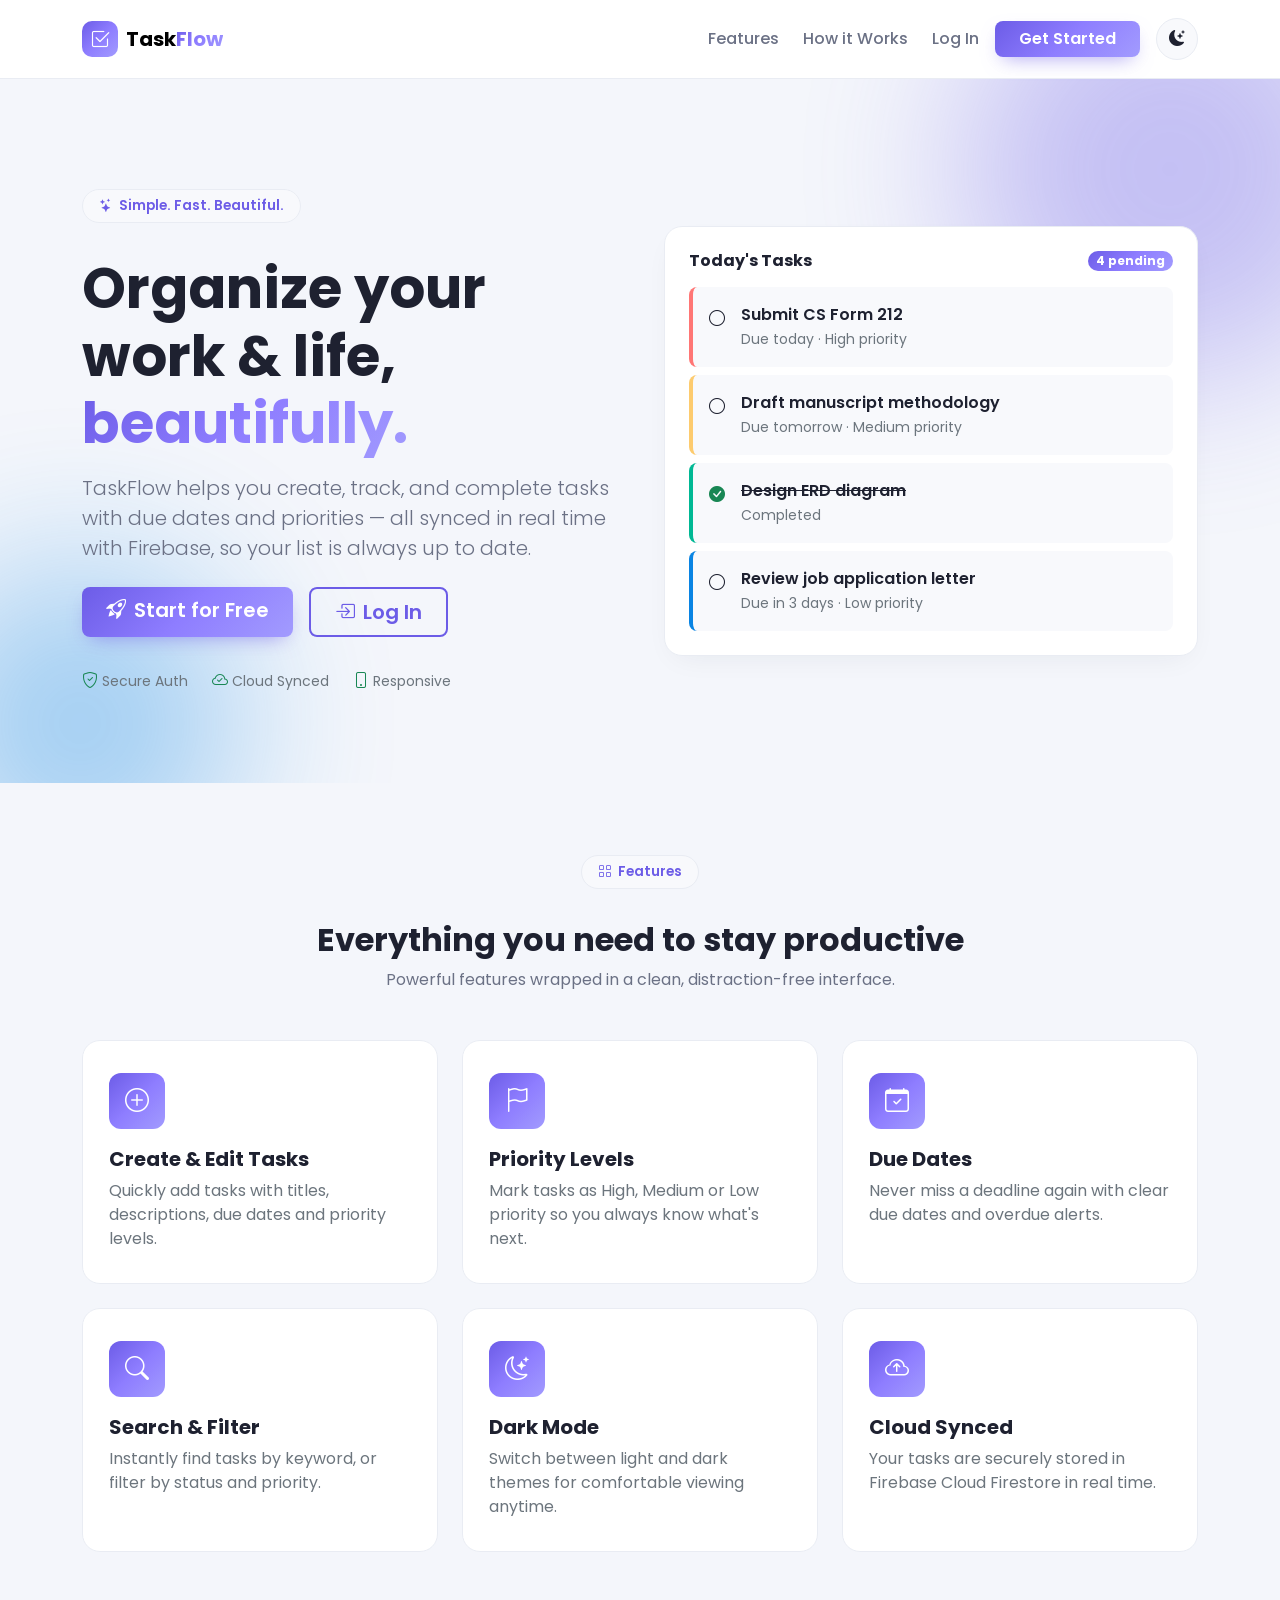
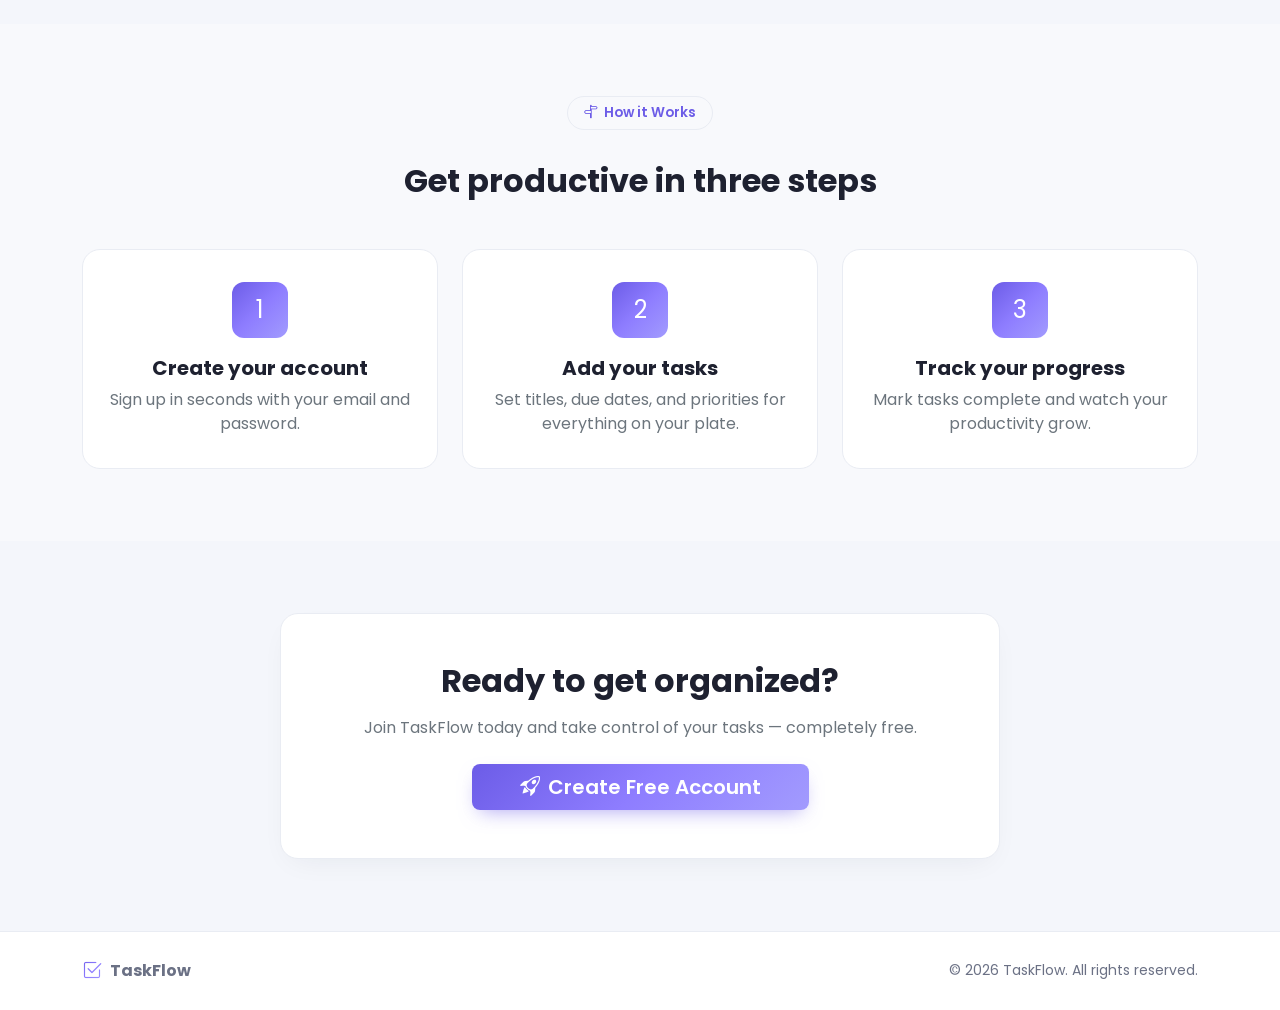
<file: Panes/index.html>
<!DOCTYPE html>
<html lang="en" data-theme="light">
<head>
<meta charset="UTF-8" />
<meta name="viewport" content="width=device-width, initial-scale=1.0" />
<title>TaskFlow — Organize Your Life, Effortlessly</title>
<meta name="description" content="TaskFlow is a beautiful, simple productivity app to manage your tasks, deadlines, and priorities." />

<!-- Bootstrap 5 CSS -->
<link href="https://cdn.jsdelivr.net/npm/bootstrap@5.3.3/dist/css/bootstrap.min.css" rel="stylesheet">
<!-- Bootstrap Icons -->
<link rel="stylesheet" href="https://cdn.jsdelivr.net/npm/bootstrap-icons@1.11.3/font/bootstrap-icons.css">
<!-- Google Font -->
<link rel="preconnect" href="https://fonts.googleapis.com">
<link href="https://fonts.googleapis.com/css2?family=Poppins:wght@400;500;600;700;800&display=swap" rel="stylesheet">
<!-- Custom CSS -->
<link rel="icon" type="image/svg+xml" href="assets/icons/favicon.svg">
<link rel="stylesheet" href="css/style.css">
</head>
<body>

<!-- Loader -->
<div class="loader-overlay" id="pageLoader"><div class="spinner-grad"></div></div>

<!-- Navbar -->
<nav class="navbar navbar-expand-lg navbar-custom sticky-top py-3">
  <div class="container">
    <a class="navbar-brand d-flex align-items-center gap-2 fw-bold" href="index.html">
      <span class="logo-box d-inline-flex align-items-center justify-content-center" style="width:36px;height:36px;border-radius:10px;background:var(--accent-gradient);color:#fff;">
        <i class="bi bi-check2-square"></i>
      </span>
      <span>Task<span class="brand-gradient-text">Flow</span></span>
    </a>
    <button class="navbar-toggler" type="button" data-bs-toggle="collapse" data-bs-target="#navMenu">
      <i class="bi bi-list fs-2"></i>
    </button>
    <div class="collapse navbar-collapse" id="navMenu">
      <ul class="navbar-nav ms-auto align-items-lg-center gap-lg-2">
        <li class="nav-item"><a class="nav-link" href="#features">Features</a></li>
        <li class="nav-item"><a class="nav-link" href="#how-it-works">How it Works</a></li>
        <li class="nav-item"><a class="nav-link" href="login.html">Log In</a></li>
        <li class="nav-item mt-2 mt-lg-0">
          <a href="register.html" class="btn btn-gradient px-4">Get Started</a>
        </li>
        <li class="nav-item ms-lg-2 mt-2 mt-lg-0">
          <button class="theme-toggle-btn" id="themeToggle" title="Toggle dark mode">
            <i class="bi bi-moon-stars-fill"></i>
          </button>
        </li>
      </ul>
    </div>
  </div>
</nav>

<!-- Hero -->
<section class="hero-section">
  <div class="hero-blob hero-blob-1"></div>
  <div class="hero-blob hero-blob-2"></div>
  <div class="container hero-content">
    <div class="row align-items-center g-5">
      <div class="col-lg-6 fade-in-up">
        <span class="hero-badge mb-3"><i class="bi bi-stars"></i> Simple. Fast. Beautiful.</span>
        <h1 class="display-4 fw-bold mt-3 mb-3">Organize your work &amp; life, <span class="brand-gradient-text">beautifully.</span></h1>
        <p class="lead text-secondary mb-4" style="color:var(--text-secondary) !important;">
          TaskFlow helps you create, track, and complete tasks with due dates and priorities —
          all synced in real time with Firebase, so your list is always up to date.
        </p>
        <div class="d-flex flex-wrap gap-3">
          <a href="register.html" class="btn btn-gradient btn-lg px-4"><i class="bi bi-rocket-takeoff me-2"></i>Start for Free</a>
          <a href="login.html" class="btn btn-outline-gradient btn-lg px-4"><i class="bi bi-box-arrow-in-right me-2"></i>Log In</a>
        </div>
        <div class="d-flex align-items-center gap-4 mt-4 pt-2">
          <div><i class="bi bi-shield-check text-success"></i> <small class="text-secondary">Secure Auth</small></div>
          <div><i class="bi bi-cloud-check text-success"></i> <small class="text-secondary">Cloud Synced</small></div>
          <div><i class="bi bi-phone text-success"></i> <small class="text-secondary">Responsive</small></div>
        </div>
      </div>
      <div class="col-lg-6 fade-in-up delay-2">
        <div class="hero-mockup glass-card p-4">
          <div class="d-flex align-items-center justify-content-between mb-3">
            <h6 class="mb-0 fw-bold">Today's Tasks</h6>
            <span class="badge rounded-pill" style="background:var(--accent-gradient);">4 pending</span>
          </div>
          <div class="d-flex align-items-start gap-3 p-3 mb-2 rounded-3" style="background:var(--bg-surface-2); border-left:4px solid var(--danger);">
            <i class="bi bi-circle mt-1"></i>
            <div>
              <div class="fw-semibold">Submit CS Form 212</div>
              <small class="text-secondary">Due today · High priority</small>
            </div>
          </div>
          <div class="d-flex align-items-start gap-3 p-3 mb-2 rounded-3" style="background:var(--bg-surface-2); border-left:4px solid var(--warning);">
            <i class="bi bi-circle mt-1"></i>
            <div>
              <div class="fw-semibold">Draft manuscript methodology</div>
              <small class="text-secondary">Due tomorrow · Medium priority</small>
            </div>
          </div>
          <div class="d-flex align-items-start gap-3 p-3 mb-2 rounded-3" style="background:var(--bg-surface-2); border-left:4px solid var(--success);">
            <i class="bi bi-check-circle-fill text-success mt-1"></i>
            <div>
              <div class="fw-semibold text-decoration-line-through">Design ERD diagram</div>
              <small class="text-secondary">Completed</small>
            </div>
          </div>
          <div class="d-flex align-items-start gap-3 p-3 rounded-3" style="background:var(--bg-surface-2); border-left:4px solid var(--info);">
            <i class="bi bi-circle mt-1"></i>
            <div>
              <div class="fw-semibold">Review job application letter</div>
              <small class="text-secondary">Due in 3 days · Low priority</small>
            </div>
          </div>
        </div>
      </div>
    </div>
  </div>
</section>

<!-- Features -->
<section class="py-5" id="features">
  <div class="container py-4">
    <div class="text-center mb-5">
      <span class="hero-badge mb-3"><i class="bi bi-grid"></i> Features</span>
      <h2 class="section-title mt-3">Everything you need to stay productive</h2>
      <p class="text-secondary" style="color:var(--text-secondary) !important;">Powerful features wrapped in a clean, distraction-free interface.</p>
    </div>
    <div class="row g-4">
      <div class="col-md-6 col-lg-4">
        <div class="feature-card fade-in-up">
          <div class="feature-icon-wrap"><i class="bi bi-plus-circle"></i></div>
          <h5 class="fw-bold">Create &amp; Edit Tasks</h5>
          <p class="text-secondary mb-0">Quickly add tasks with titles, descriptions, due dates and priority levels.</p>
        </div>
      </div>
      <div class="col-md-6 col-lg-4">
        <div class="feature-card fade-in-up delay-1">
          <div class="feature-icon-wrap"><i class="bi bi-flag"></i></div>
          <h5 class="fw-bold">Priority Levels</h5>
          <p class="text-secondary mb-0">Mark tasks as High, Medium or Low priority so you always know what's next.</p>
        </div>
      </div>
      <div class="col-md-6 col-lg-4">
        <div class="feature-card fade-in-up delay-2">
          <div class="feature-icon-wrap"><i class="bi bi-calendar-check"></i></div>
          <h5 class="fw-bold">Due Dates</h5>
          <p class="text-secondary mb-0">Never miss a deadline again with clear due dates and overdue alerts.</p>
        </div>
      </div>
      <div class="col-md-6 col-lg-4">
        <div class="feature-card fade-in-up delay-3">
          <div class="feature-icon-wrap"><i class="bi bi-search"></i></div>
          <h5 class="fw-bold">Search &amp; Filter</h5>
          <p class="text-secondary mb-0">Instantly find tasks by keyword, or filter by status and priority.</p>
        </div>
      </div>
      <div class="col-md-6 col-lg-4">
        <div class="feature-card fade-in-up delay-4">
          <div class="feature-icon-wrap"><i class="bi bi-moon-stars"></i></div>
          <h5 class="fw-bold">Dark Mode</h5>
          <p class="text-secondary mb-0">Switch between light and dark themes for comfortable viewing anytime.</p>
        </div>
      </div>
      <div class="col-md-6 col-lg-4">
        <div class="feature-card fade-in-up">
          <div class="feature-icon-wrap"><i class="bi bi-cloud-arrow-up"></i></div>
          <h5 class="fw-bold">Cloud Synced</h5>
          <p class="text-secondary mb-0">Your tasks are securely stored in Firebase Cloud Firestore in real time.</p>
        </div>
      </div>
    </div>
  </div>
</section>

<!-- How it works -->
<section class="py-5" id="how-it-works" style="background:var(--bg-surface-2);">
  <div class="container py-4">
    <div class="text-center mb-5">
      <span class="hero-badge mb-3"><i class="bi bi-signpost-split"></i> How it Works</span>
      <h2 class="section-title mt-3">Get productive in three steps</h2>
    </div>
    <div class="row g-4 text-center">
      <div class="col-md-4">
        <div class="feature-card">
          <div class="feature-icon-wrap mx-auto">1</div>
          <h5 class="fw-bold">Create your account</h5>
          <p class="text-secondary mb-0">Sign up in seconds with your email and password.</p>
        </div>
      </div>
      <div class="col-md-4">
        <div class="feature-card">
          <div class="feature-icon-wrap mx-auto">2</div>
          <h5 class="fw-bold">Add your tasks</h5>
          <p class="text-secondary mb-0">Set titles, due dates, and priorities for everything on your plate.</p>
        </div>
      </div>
      <div class="col-md-4">
        <div class="feature-card">
          <div class="feature-icon-wrap mx-auto">3</div>
          <h5 class="fw-bold">Track your progress</h5>
          <p class="text-secondary mb-0">Mark tasks complete and watch your productivity grow.</p>
        </div>
      </div>
    </div>
  </div>
</section>

<!-- CTA -->
<section class="py-5">
  <div class="container py-4 text-center">
    <div class="glass-card mx-auto p-5" style="max-width:720px;">
      <h2 class="fw-bold mb-3">Ready to get organized?</h2>
      <p class="text-secondary mb-4">Join TaskFlow today and take control of your tasks — completely free.</p>
      <a href="register.html" class="btn btn-gradient btn-lg px-5"><i class="bi bi-rocket-takeoff me-2"></i>Create Free Account</a>
    </div>
  </div>
</section>

<!-- Footer -->
<footer class="site-footer py-4">
  <div class="container d-flex flex-wrap justify-content-between align-items-center gap-2">
    <div class="d-flex align-items-center gap-2 fw-bold">
      <i class="bi bi-check2-square brand-gradient-text fs-5"></i> TaskFlow
    </div>
    <small>&copy; <span id="year"></span> TaskFlow. All rights reserved.</small>
  </div>
</footer>

<!-- Bootstrap Bundle JS -->
<script src="https://cdn.jsdelivr.net/npm/bootstrap@5.3.3/dist/js/bootstrap.bundle.min.js"></script>
<script src="js/main.js"></script>
</body>
</html>
</file>
<file: Panes/css/style.css>
/* ============================================================
   TaskFlow — Productivity App Styles
   ============================================================ */

:root {
  --bg-body: #f4f6fb;
  --bg-surface: #ffffff;
  --bg-surface-2: #f8f9fc;
  --text-primary: #1e2130;
  --text-secondary: #6b7185;
  --border-color: #e9ecf3;
  --shadow-color: rgba(31, 41, 55, 0.08);
  --accent: #6c5ce7;
  --accent-2: #a29bfe;
  --accent-gradient: linear-gradient(135deg, #6c5ce7 0%, #8e7dff 50%, #a29bfe 100%);
  --success: #00b894;
  --warning: #fdcb6e;
  --danger: #ff7675;
  --info: #0984e3;
  --radius-lg: 18px;
  --radius-md: 12px;
  --radius-sm: 8px;
  --transition: all 0.25s ease;
}

[data-theme="dark"] {
  --bg-body: #12141f;
  --bg-surface: #1a1d2b;
  --bg-surface-2: #20243590;
  --text-primary: #f1f2f8;
  --text-secondary: #9498ac;
  --border-color: #2c3047;
  --shadow-color: rgba(0, 0, 0, 0.4);
  --accent: #8e7dff;
  --accent-2: #6c5ce7;
}

* {
  box-sizing: border-box;
}

html {
  scroll-behavior: smooth;
}

body {
  background-color: var(--bg-body);
  color: var(--text-primary);
  font-family: 'Poppins', 'Segoe UI', system-ui, -apple-system, sans-serif;
  transition: background-color 0.35s ease, color 0.35s ease;
  min-height: 100vh;
}

::selection {
  background: var(--accent);
  color: #fff;
}

a {
  text-decoration: none;
}

/* ---------------- Scrollbar ---------------- */
::-webkit-scrollbar {
  width: 8px;
  height: 8px;
}
::-webkit-scrollbar-track {
  background: transparent;
}
::-webkit-scrollbar-thumb {
  background: var(--accent-2);
  border-radius: 10px;
}

/* ---------------- Utility / Brand ---------------- */
.brand-gradient-text {
  background: var(--accent-gradient);
  -webkit-background-clip: text;
  background-clip: text;
  -webkit-text-fill-color: transparent;
  font-weight: 700;
}

.btn-gradient {
  background: var(--accent-gradient);
  border: none;
  color: #fff;
  font-weight: 600;
  border-radius: var(--radius-sm);
  transition: var(--transition);
  box-shadow: 0 8px 20px -8px rgba(108, 92, 231, 0.6);
}
.btn-gradient:hover {
  transform: translateY(-2px);
  box-shadow: 0 12px 24px -8px rgba(108, 92, 231, 0.75);
  color: #fff;
}
.btn-gradient:active {
  transform: translateY(0);
}

.btn-outline-gradient {
  background: transparent;
  border: 2px solid var(--accent);
  color: var(--accent);
  font-weight: 600;
  border-radius: var(--radius-sm);
  transition: var(--transition);
}
.btn-outline-gradient:hover {
  background: var(--accent-gradient);
  border-color: transparent;
  color: #fff;
  transform: translateY(-2px);
}

.glass-card {
  background: var(--bg-surface);
  border: 1px solid var(--border-color);
  border-radius: var(--radius-lg);
  box-shadow: 0 10px 30px -12px var(--shadow-color);
  transition: var(--transition);
}

/* ---------------- Navbar ---------------- */
.navbar-custom {
  background: var(--bg-surface);
  border-bottom: 1px solid var(--border-color);
  transition: var(--transition);
}

.navbar-custom .nav-link {
  color: var(--text-secondary);
  font-weight: 500;
  transition: var(--transition);
}
.navbar-custom .nav-link:hover,
.navbar-custom .nav-link.active {
  color: var(--accent);
}

.theme-toggle-btn {
  border: 1px solid var(--border-color);
  background: var(--bg-surface-2);
  color: var(--text-primary);
  width: 42px;
  height: 42px;
  border-radius: 50%;
  display: inline-flex;
  align-items: center;
  justify-content: center;
  transition: var(--transition);
  cursor: pointer;
}
.theme-toggle-btn:hover {
  transform: rotate(20deg) scale(1.08);
  border-color: var(--accent);
  color: var(--accent);
}

/* ---------------- Landing / Hero ---------------- */
.hero-section {
  position: relative;
  overflow: hidden;
  padding: 110px 0 90px;
}

.hero-blob {
  position: absolute;
  border-radius: 50%;
  filter: blur(80px);
  opacity: 0.35;
  z-index: 0;
}
.hero-blob-1 {
  width: 420px;
  height: 420px;
  background: var(--accent);
  top: -120px;
  right: -100px;
}
.hero-blob-2 {
  width: 320px;
  height: 320px;
  background: var(--info);
  bottom: -100px;
  left: -80px;
}

.hero-content {
  position: relative;
  z-index: 1;
}

.hero-badge {
  background: var(--bg-surface-2);
  border: 1px solid var(--border-color);
  color: var(--accent);
  font-weight: 600;
  font-size: 0.85rem;
  padding: 6px 16px;
  border-radius: 50px;
  display: inline-flex;
  align-items: center;
  gap: 6px;
}

.hero-mockup {
  animation: floatY 5s ease-in-out infinite;
}

@keyframes floatY {
  0%, 100% { transform: translateY(0); }
  50% { transform: translateY(-18px); }
}

.feature-card {
  border-radius: var(--radius-lg);
  padding: 32px 26px;
  background: var(--bg-surface);
  border: 1px solid var(--border-color);
  transition: var(--transition);
  height: 100%;
}
.feature-card:hover {
  transform: translateY(-8px);
  box-shadow: 0 20px 35px -15px var(--shadow-color);
  border-color: var(--accent-2);
}
.feature-icon-wrap {
  width: 56px;
  height: 56px;
  border-radius: var(--radius-md);
  display: flex;
  align-items: center;
  justify-content: center;
  font-size: 1.5rem;
  color: #fff;
  background: var(--accent-gradient);
  margin-bottom: 18px;
}

.section-title {
  font-weight: 700;
}

footer.site-footer {
  background: var(--bg-surface);
  border-top: 1px solid var(--border-color);
  color: var(--text-secondary);
}

/* ---------------- Auth Pages ---------------- */
.auth-wrapper {
  min-height: 100vh;
  display: flex;
  align-items: center;
  justify-content: center;
  padding: 24px;
  position: relative;
  overflow: hidden;
}

.auth-card {
  width: 100%;
  max-width: 440px;
  padding: 44px 38px;
  animation: fadeSlideUp 0.6s ease;
  position: relative;
  z-index: 1;
}

@keyframes fadeSlideUp {
  from { opacity: 0; transform: translateY(24px); }
  to { opacity: 1; transform: translateY(0); }
}

.auth-logo {
  width: 56px;
  height: 56px;
  border-radius: 16px;
  background: var(--accent-gradient);
  display: flex;
  align-items: center;
  justify-content: center;
  font-size: 1.6rem;
  color: #fff;
  margin: 0 auto 14px;
  box-shadow: 0 10px 25px -8px rgba(108, 92, 231, 0.6);
}

.form-control-custom {
  background: var(--bg-surface-2);
  border: 1px solid var(--border-color);
  color: var(--text-primary);
  border-radius: var(--radius-sm);
  padding: 12px 14px 12px 42px;
  transition: var(--transition);
}
.form-control-custom:focus {
  background: var(--bg-surface-2);
  border-color: var(--accent);
  color: var(--text-primary);
  box-shadow: 0 0 0 4px rgba(108, 92, 231, 0.15);
}
.input-icon-group {
  position: relative;
}
.input-icon-group i {
  position: absolute;
  left: 14px;
  top: 50%;
  transform: translateY(-50%);
  color: var(--text-secondary);
}
.input-icon-group .toggle-password {
  left: auto;
  right: 14px;
  cursor: pointer;
}

.divider-text {
  display: flex;
  align-items: center;
  gap: 12px;
  color: var(--text-secondary);
  font-size: 0.85rem;
  margin: 22px 0;
}
.divider-text::before,
.divider-text::after {
  content: "";
  flex: 1;
  height: 1px;
  background: var(--border-color);
}

.alert-floating {
  position: fixed;
  top: 20px;
  right: 20px;
  z-index: 2000;
  min-width: 300px;
  animation: fadeSlideUp 0.4s ease;
}

/* ---------------- Dashboard Layout ---------------- */
.dashboard-wrapper {
  display: flex;
  min-height: 100vh;
}

.sidebar {
  width: 260px;
  flex-shrink: 0;
  background: var(--bg-surface);
  border-right: 1px solid var(--border-color);
  padding: 24px 18px;
  display: flex;
  flex-direction: column;
  gap: 8px;
  position: fixed;
  top: 0;
  bottom: 0;
  left: 0;
  z-index: 1030;
  transition: transform 0.3s ease;
}

.sidebar-brand {
  display: flex;
  align-items: center;
  gap: 10px;
  padding: 10px 12px 26px;
  font-weight: 700;
  font-size: 1.2rem;
}
.sidebar-brand .logo-box {
  width: 38px;
  height: 38px;
  border-radius: 10px;
  background: var(--accent-gradient);
  display: flex;
  align-items: center;
  justify-content: center;
  color: #fff;
}

.sidebar-link {
  display: flex;
  align-items: center;
  gap: 12px;
  padding: 11px 14px;
  border-radius: var(--radius-sm);
  color: var(--text-secondary);
  font-weight: 500;
  transition: var(--transition);
  cursor: pointer;
}
.sidebar-link i {
  font-size: 1.15rem;
}
.sidebar-link:hover {
  background: var(--bg-surface-2);
  color: var(--accent);
}
.sidebar-link.active {
  background: var(--accent-gradient);
  color: #fff;
  box-shadow: 0 8px 18px -8px rgba(108, 92, 231, 0.6);
}

.sidebar-footer {
  margin-top: auto;
  border-top: 1px solid var(--border-color);
  padding-top: 14px;
}

.main-content {
  margin-left: 260px;
  flex: 1;
  padding: 26px 32px 60px;
  width: calc(100% - 260px);
}

.topbar {
  display: flex;
  align-items: center;
  justify-content: space-between;
  gap: 16px;
  margin-bottom: 26px;
  flex-wrap: wrap;
}

.sidebar-toggle-btn {
  display: none;
}

.user-chip {
  display: flex;
  align-items: center;
  gap: 10px;
  background: var(--bg-surface-2);
  border: 1px solid var(--border-color);
  padding: 6px 14px 6px 6px;
  border-radius: 50px;
}
.user-avatar {
  width: 34px;
  height: 34px;
  border-radius: 50%;
  background: var(--accent-gradient);
  color: #fff;
  display: flex;
  align-items: center;
  justify-content: center;
  font-weight: 600;
  font-size: 0.9rem;
}

/* ---------------- Stat Cards ---------------- */
.stat-card {
  border-radius: var(--radius-lg);
  padding: 22px 24px;
  background: var(--bg-surface);
  border: 1px solid var(--border-color);
  display: flex;
  align-items: center;
  justify-content: space-between;
  transition: var(--transition);
  animation: fadeSlideUp 0.5s ease both;
}
.stat-card:hover {
  transform: translateY(-4px);
  box-shadow: 0 16px 30px -14px var(--shadow-color);
}
.stat-card .stat-number {
  font-size: 1.9rem;
  font-weight: 700;
  line-height: 1;
}
.stat-card .stat-label {
  color: var(--text-secondary);
  font-size: 0.85rem;
  margin-top: 4px;
}
.stat-icon {
  width: 50px;
  height: 50px;
  border-radius: var(--radius-md);
  display: flex;
  align-items: center;
  justify-content: center;
  font-size: 1.35rem;
  color: #fff;
}
.stat-icon.bg-total { background: linear-gradient(135deg, #6c5ce7, #a29bfe); }
.stat-icon.bg-completed { background: linear-gradient(135deg, #00b894, #55efc4); }
.stat-icon.bg-pending { background: linear-gradient(135deg, #fdcb6e, #ffeaa7); color:#7a5b00;}
.stat-icon.bg-overdue { background: linear-gradient(135deg, #ff7675, #fab1a0); }

/* ---------------- Task Toolbar ---------------- */
.toolbar-card {
  padding: 16px 18px;
  border-radius: var(--radius-lg);
  background: var(--bg-surface);
  border: 1px solid var(--border-color);
  margin-bottom: 22px;
}

.search-input-wrap {
  position: relative;
}
.search-input-wrap i {
  position: absolute;
  left: 14px;
  top: 50%;
  transform: translateY(-50%);
  color: var(--text-secondary);
}
.search-input-wrap input {
  padding-left: 40px;
}

.filter-pill {
  border: 1px solid var(--border-color);
  background: var(--bg-surface-2);
  color: var(--text-secondary);
  padding: 7px 16px;
  border-radius: 50px;
  font-size: 0.85rem;
  font-weight: 500;
  cursor: pointer;
  transition: var(--transition);
  white-space: nowrap;
}
.filter-pill:hover {
  border-color: var(--accent);
  color: var(--accent);
}
.filter-pill.active {
  background: var(--accent-gradient);
  border-color: transparent;
  color: #fff;
}

/* ---------------- Task Cards ---------------- */
#taskList {
  display: grid;
  grid-template-columns: repeat(auto-fill, minmax(320px, 1fr));
  gap: 18px;
}

.task-card {
  background: var(--bg-surface);
  border: 1px solid var(--border-color);
  border-radius: var(--radius-md);
  padding: 18px 20px;
  position: relative;
  transition: var(--transition);
  animation: fadeSlideUp 0.4s ease both;
  border-left: 4px solid var(--accent);
  overflow: hidden;
}
.task-card:hover {
  transform: translateY(-4px);
  box-shadow: 0 14px 28px -14px var(--shadow-color);
}
.task-card.priority-high { border-left-color: var(--danger); }
.task-card.priority-medium { border-left-color: var(--warning); }
.task-card.priority-low { border-left-color: var(--success); }

.task-card.completed {
  opacity: 0.65;
}
.task-card.completed .task-title {
  text-decoration: line-through;
}

.task-card-header {
  display: flex;
  align-items: flex-start;
  justify-content: space-between;
  gap: 10px;
}

.task-title {
  font-weight: 600;
  font-size: 1.02rem;
  margin-bottom: 4px;
  word-break: break-word;
}

.task-desc {
  color: var(--text-secondary);
  font-size: 0.87rem;
  margin-bottom: 12px;
  word-break: break-word;
}

.task-meta {
  display: flex;
  flex-wrap: wrap;
  gap: 8px;
  align-items: center;
  margin-bottom: 12px;
}

.badge-priority {
  font-size: 0.72rem;
  font-weight: 600;
  padding: 5px 10px;
  border-radius: 50px;
  text-transform: uppercase;
  letter-spacing: 0.3px;
}
.badge-priority.high { background: rgba(255, 118, 117, 0.15); color: var(--danger); }
.badge-priority.medium { background: rgba(253, 203, 110, 0.2); color: #b8860b; }
.badge-priority.low { background: rgba(0, 184, 148, 0.15); color: var(--success); }

.badge-due {
  font-size: 0.75rem;
  color: var(--text-secondary);
  display: inline-flex;
  align-items: center;
  gap: 5px;
}
.badge-due.overdue {
  color: var(--danger);
  font-weight: 600;
}

.task-actions {
  display: flex;
  gap: 8px;
  padding-top: 10px;
  border-top: 1px dashed var(--border-color);
}

.task-icon-btn {
  border: none;
  background: var(--bg-surface-2);
  color: var(--text-secondary);
  width: 34px;
  height: 34px;
  border-radius: 8px;
  display: inline-flex;
  align-items: center;
  justify-content: center;
  transition: var(--transition);
}
.task-icon-btn:hover {
  transform: translateY(-2px);
}
.task-icon-btn.complete-btn:hover { color: var(--success); }
.task-icon-btn.edit-btn:hover { color: var(--info); }
.task-icon-btn.delete-btn:hover { color: var(--danger); }

.empty-state {
  text-align: center;
  padding: 70px 20px;
  color: var(--text-secondary);
  grid-column: 1 / -1;
}
.empty-state i {
  font-size: 3.5rem;
  color: var(--accent-2);
  margin-bottom: 14px;
  display: block;
}

/* ---------------- Modal ---------------- */
.modal-content-custom {
  background: var(--bg-surface);
  color: var(--text-primary);
  border-radius: var(--radius-lg);
  border: 1px solid var(--border-color);
}
.modal-header-custom, .modal-footer-custom {
  border-color: var(--border-color);
}

.priority-select-group {
  display: flex;
  gap: 10px;
}
.priority-option {
  flex: 1;
  text-align: center;
  padding: 10px 6px;
  border-radius: var(--radius-sm);
  border: 1.5px solid var(--border-color);
  cursor: pointer;
  font-weight: 600;
  font-size: 0.85rem;
  transition: var(--transition);
  color: var(--text-secondary);
}
.priority-option input {
  display: none;
}
.priority-option.p-high:hover, .priority-option.p-high.selected {
  border-color: var(--danger);
  background: rgba(255, 118, 117, 0.12);
  color: var(--danger);
}
.priority-option.p-medium:hover, .priority-option.p-medium.selected {
  border-color: var(--warning);
  background: rgba(253, 203, 110, 0.16);
  color: #b8860b;
}
.priority-option.p-low:hover, .priority-option.p-low.selected {
  border-color: var(--success);
  background: rgba(0, 184, 148, 0.12);
  color: var(--success);
}

/* ---------------- Loader ---------------- */
.loader-overlay {
  position: fixed;
  inset: 0;
  background: var(--bg-body);
  display: flex;
  align-items: center;
  justify-content: center;
  z-index: 3000;
  transition: opacity 0.4s ease, visibility 0.4s ease;
}
.loader-overlay.hidden {
  opacity: 0;
  visibility: hidden;
}
.spinner-grad {
  width: 46px;
  height: 46px;
  border-radius: 50%;
  border: 4px solid var(--border-color);
  border-top-color: var(--accent);
  animation: spin 0.8s linear infinite;
}
@keyframes spin {
  to { transform: rotate(360deg); }
}

/* ---------------- Fade In Up (generic) ---------------- */
.fade-in-up {
  animation: fadeSlideUp 0.5s ease both;
}
.delay-1 { animation-delay: 0.05s; }
.delay-2 { animation-delay: 0.1s; }
.delay-3 { animation-delay: 0.15s; }
.delay-4 { animation-delay: 0.2s; }

/* ---------------- Responsive ---------------- */
@media (max-width: 991.98px) {
  .sidebar {
    transform: translateX(-100%);
    box-shadow: 0 0 40px rgba(0,0,0,0.25);
  }
  .sidebar.open {
    transform: translateX(0);
  }
  .main-content {
    margin-left: 0;
    width: 100%;
    padding: 20px 16px 50px;
  }
  .sidebar-toggle-btn {
    display: inline-flex;
  }
  .sidebar-backdrop {
    position: fixed;
    inset: 0;
    background: rgba(0,0,0,0.4);
    z-index: 1020;
    display: none;
  }
  .sidebar-backdrop.show {
    display: block;
  }
}

@media (max-width: 575.98px) {
  .auth-card {
    padding: 32px 22px;
  }
  #taskList {
    grid-template-columns: 1fr;
  }
  .hero-section {
    padding: 80px 0 60px;
  }
}
</file>
